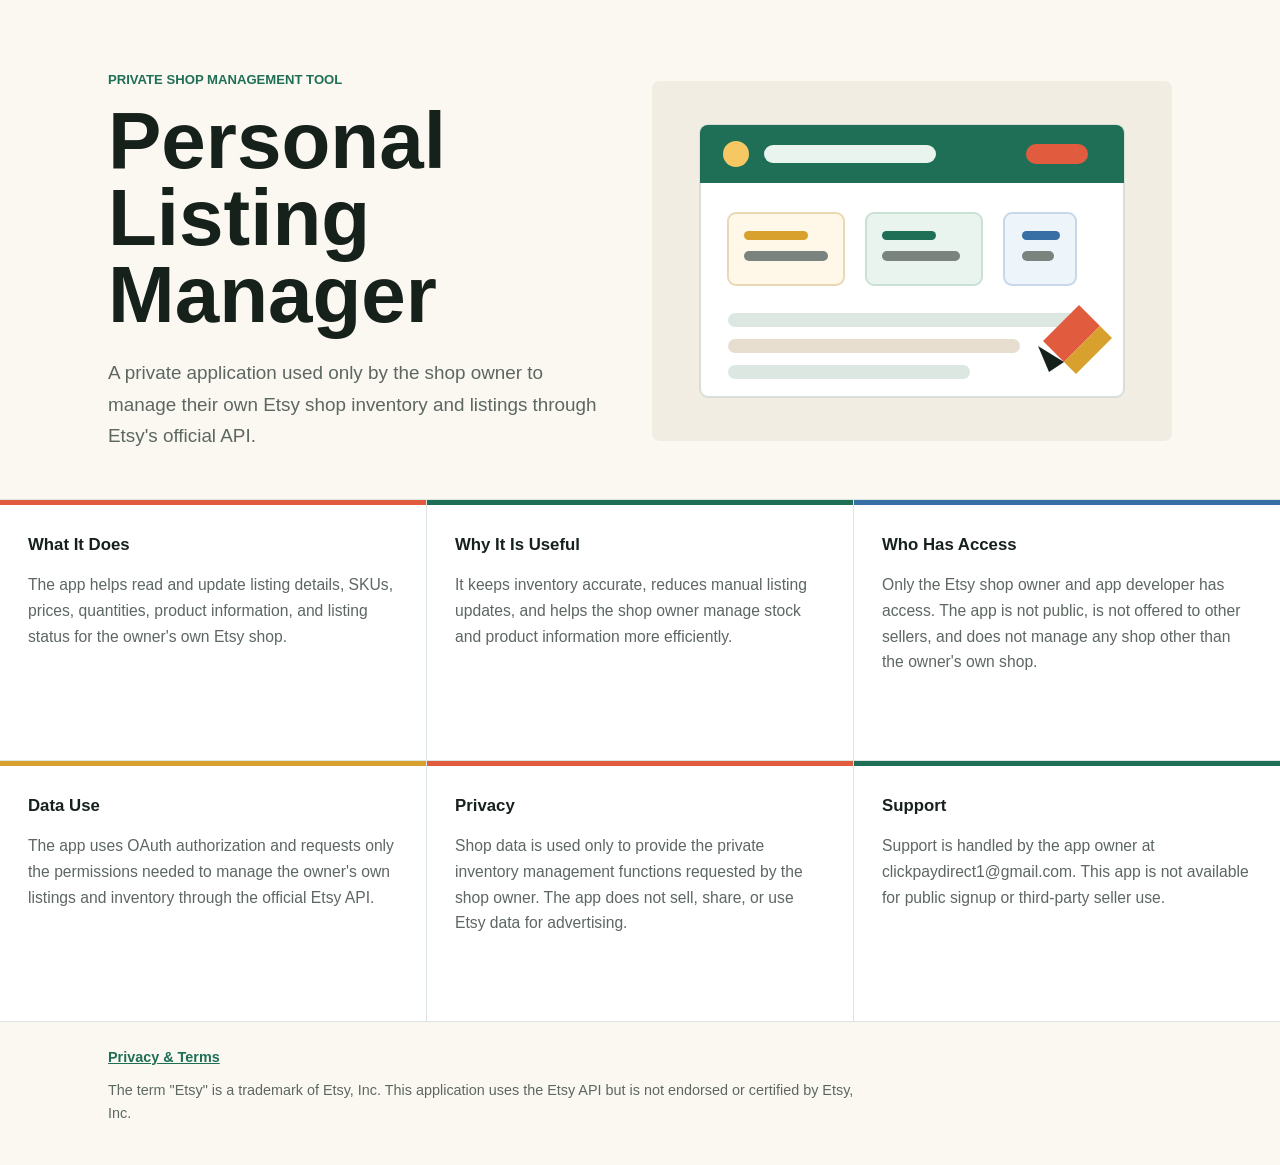
<file: index.html>
<!doctype html>
<html lang="en">
  <head>
    <meta charset="utf-8">
    <meta name="viewport" content="width=device-width, initial-scale=1">
    <title>Personal Listing Manager</title>
    <meta
      name="description"
      content="A private tool used by one Etsy shop owner to manage their own inventory and listings through Etsy's official API."
    >
    <link rel="stylesheet" href="./styles.css">
  </head>
  <body>
    <main class="page">
      <section class="hero" aria-labelledby="app-title">
        <div class="hero__content">
          <p class="eyebrow">Private shop management tool</p>
          <h1 id="app-title">Personal Listing Manager</h1>
          <p class="lead">
            A private application used only by the shop owner to manage their own Etsy shop
            inventory and listings through Etsy's official API.
          </p>
        </div>
        <img
          class="hero__image"
          src="./assets/inventory-dashboard.svg"
          alt="Inventory dashboard illustration"
          width="520"
          height="360"
        >
      </section>

      <section class="details" aria-label="Application details">
        <article class="detail">
          <h2>What It Does</h2>
          <p>
            The app helps read and update listing details, SKUs, prices, quantities, product
            information, and listing status for the owner's own Etsy shop.
          </p>
        </article>

        <article class="detail">
          <h2>Why It Is Useful</h2>
          <p>
            It keeps inventory accurate, reduces manual listing updates, and helps the shop owner
            manage stock and product information more efficiently.
          </p>
        </article>

        <article class="detail">
          <h2>Who Has Access</h2>
          <p>
            Only the Etsy shop owner and app developer has access. The app is not public, is not
            offered to other sellers, and does not manage any shop other than the owner's own shop.
          </p>
        </article>

        <article class="detail">
          <h2>Data Use</h2>
          <p>
            The app uses OAuth authorization and requests only the permissions needed to manage the
            owner's own listings and inventory through the official Etsy API.
          </p>
        </article>

        <article class="detail">
          <h2>Privacy</h2>
          <p>
            Shop data is used only to provide the private inventory management functions requested by
            the shop owner. The app does not sell, share, or use Etsy data for advertising.
          </p>
        </article>

        <article class="detail">
          <h2>Support</h2>
          <p>
            Support is handled by the app owner at clickpaydirect1@gmail.com. This app is not
            available for public signup or third-party seller use.
          </p>
        </article>
      </section>

      <footer class="footer">
        <p>
          <a href="./privacy-terms.html">Privacy & Terms</a>
        </p>
        <p>
          The term "Etsy" is a trademark of Etsy, Inc. This application uses the Etsy API but is not endorsed or certified by Etsy, Inc.
        </p>
      </footer>
    </main>
  </body>
</html>
</file>
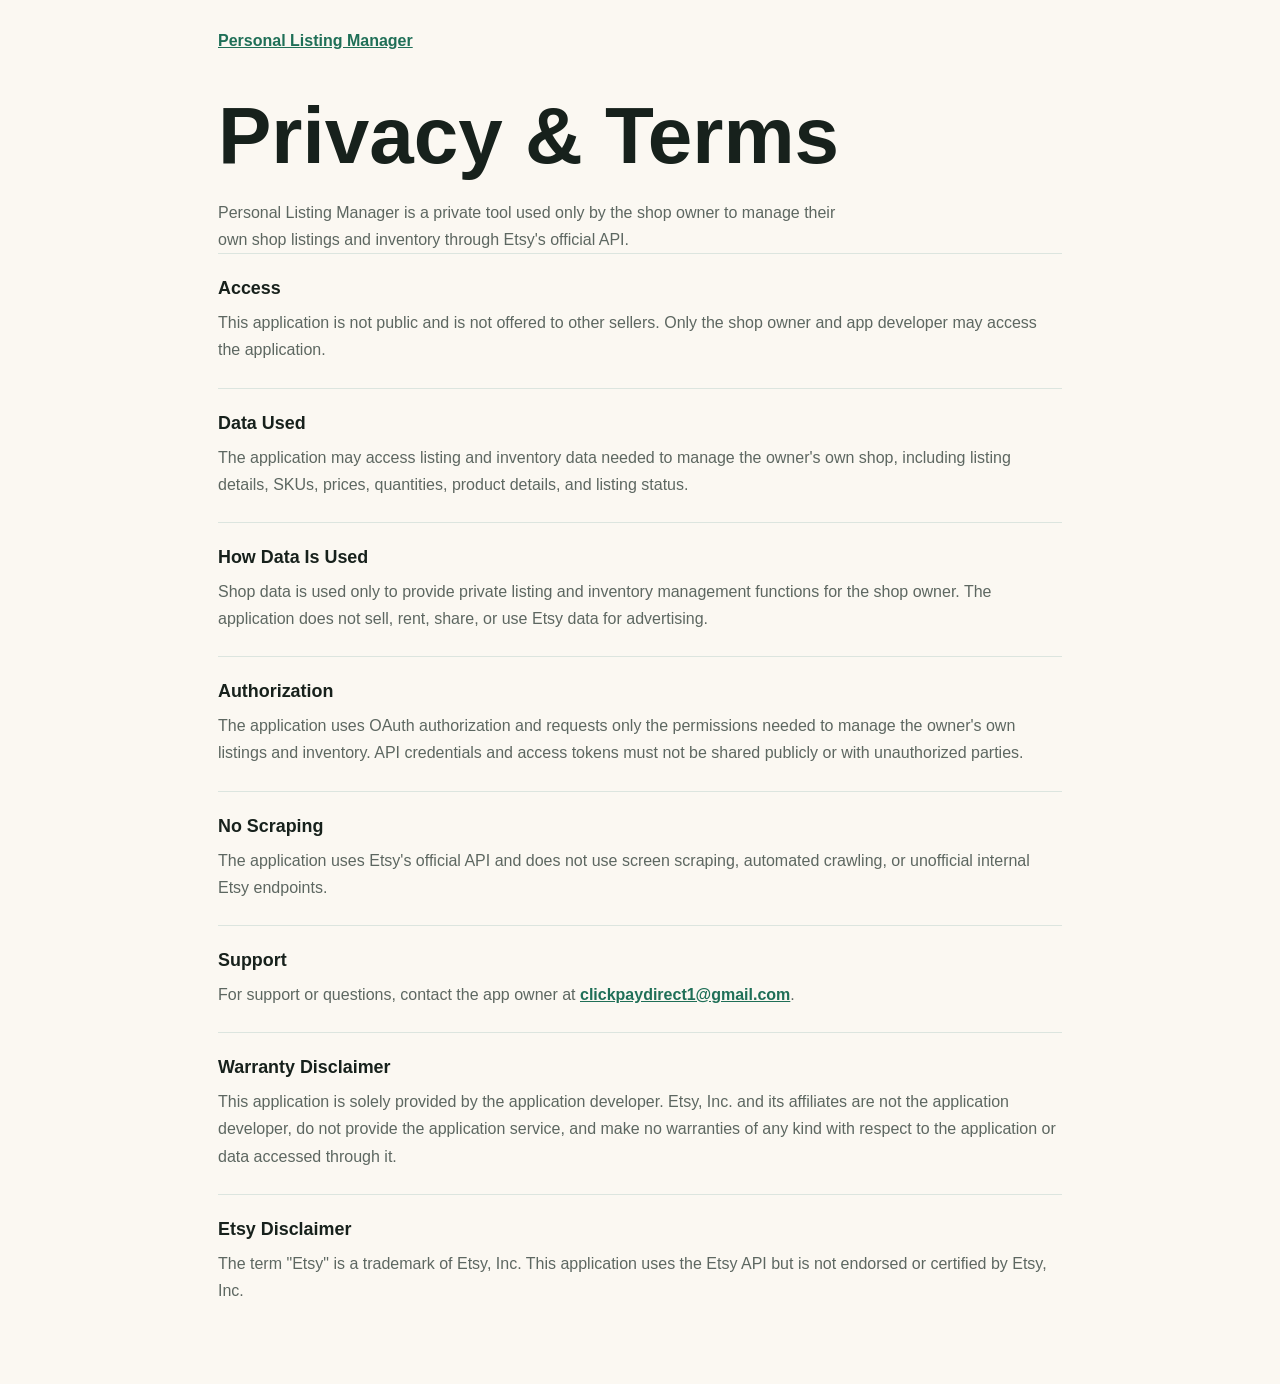
<file: privacy-terms.html>
<!doctype html>
<html lang="en">
  <head>
    <meta charset="utf-8">
    <meta name="viewport" content="width=device-width, initial-scale=1">
    <title>Privacy & Terms | Personal Listing Manager</title>
    <meta
      name="description"
      content="Privacy and terms for Personal Listing Manager, a private listing and inventory management app."
    >
    <link rel="stylesheet" href="./styles.css">
  </head>
  <body>
    <main class="legal-page">
      <nav class="legal-nav" aria-label="Site navigation">
        <a href="./index.html">Personal Listing Manager</a>
      </nav>

      <article class="legal-content">
        <h1>Privacy & Terms</h1>
        <p class="lead">
          Personal Listing Manager is a private tool used only by the shop owner to manage their own
          shop listings and inventory through Etsy's official API.
        </p>

        <section>
          <h2>Access</h2>
          <p>
            This application is not public and is not offered to other sellers. Only the shop owner
            and app developer may access the application.
          </p>
        </section>

        <section>
          <h2>Data Used</h2>
          <p>
            The application may access listing and inventory data needed to manage the owner's own
            shop, including listing details, SKUs, prices, quantities, product details, and listing
            status.
          </p>
        </section>

        <section>
          <h2>How Data Is Used</h2>
          <p>
            Shop data is used only to provide private listing and inventory management functions for
            the shop owner. The application does not sell, rent, share, or use Etsy data for
            advertising.
          </p>
        </section>

        <section>
          <h2>Authorization</h2>
          <p>
            The application uses OAuth authorization and requests only the permissions needed to
            manage the owner's own listings and inventory. API credentials and access tokens must not
            be shared publicly or with unauthorized parties.
          </p>
        </section>

        <section>
          <h2>No Scraping</h2>
          <p>
            The application uses Etsy's official API and does not use screen scraping, automated
            crawling, or unofficial internal Etsy endpoints.
          </p>
        </section>

        <section>
          <h2>Support</h2>
          <p>
            For support or questions, contact the app owner at
            <a href="mailto:clickpaydirect1@gmail.com">clickpaydirect1@gmail.com</a>.
          </p>
        </section>

        <section>
          <h2>Warranty Disclaimer</h2>
          <p>
            This application is solely provided by the application developer. Etsy, Inc. and its
            affiliates are not the application developer, do not provide the application service, and
            make no warranties of any kind with respect to the application or data accessed through
            it.
          </p>
        </section>

        <section>
          <h2>Etsy Disclaimer</h2>
          <p>
            The term "Etsy" is a trademark of Etsy, Inc. This application uses the Etsy API but is
            not endorsed or certified by Etsy, Inc.
          </p>
        </section>
      </article>
    </main>
  </body>
</html>
</file>
<file: styles.css>
:root {
  color-scheme: light;
  --ink: #17211c;
  --muted: #5d6761;
  --line: #dce5df;
  --paper: #fbf8f2;
  --panel: #ffffff;
  --green: #1f6f57;
  --coral: #e15b3f;
  --gold: #d8a12d;
  --blue: #386fa4;
}

* {
  box-sizing: border-box;
}

body {
  margin: 0;
  font-family: Arial, Helvetica, sans-serif;
  color: var(--ink);
  background: var(--paper);
}

.page {
  min-height: 100vh;
}

.hero {
  display: grid;
  grid-template-columns: minmax(0, 1fr) minmax(280px, 520px);
  align-items: center;
  gap: 48px;
  max-width: 1120px;
  margin: 0 auto;
  padding: 72px 28px 48px;
}

.hero__content {
  max-width: 620px;
}

.eyebrow {
  margin: 0 0 16px;
  color: var(--green);
  font-size: 0.82rem;
  font-weight: 700;
  letter-spacing: 0;
  text-transform: uppercase;
}

h1 {
  margin: 0;
  max-width: 760px;
  font-size: clamp(2.35rem, 7vw, 5rem);
  line-height: 0.96;
  letter-spacing: 0;
}

.lead {
  margin: 24px 0 0;
  max-width: 620px;
  color: var(--muted);
  font-size: 1.18rem;
  line-height: 1.65;
}

.hero__image {
  width: 100%;
  height: auto;
  display: block;
}

.details {
  display: grid;
  grid-template-columns: repeat(3, minmax(0, 1fr));
  gap: 1px;
  background: var(--line);
  border-top: 1px solid var(--line);
  border-bottom: 1px solid var(--line);
}

.detail {
  min-height: 260px;
  padding: 30px 28px;
  background: var(--panel);
}

.detail h2 {
  margin: 0 0 16px;
  font-size: 1.05rem;
  line-height: 1.25;
  letter-spacing: 0;
}

.detail p {
  margin: 0;
  color: var(--muted);
  font-size: 0.98rem;
  line-height: 1.65;
}

.detail:nth-child(1) {
  border-top: 5px solid var(--coral);
}

.detail:nth-child(2) {
  border-top: 5px solid var(--green);
}

.detail:nth-child(3) {
  border-top: 5px solid var(--blue);
}

.detail:nth-child(4) {
  border-top: 5px solid var(--gold);
}

.detail:nth-child(5) {
  border-top: 5px solid var(--coral);
}

.detail:nth-child(6) {
  border-top: 5px solid var(--green);
}

.footer {
  max-width: 1120px;
  margin: 0 auto;
  padding: 24px 28px 40px;
}

.footer p {
  margin: 0;
  max-width: 760px;
  color: var(--muted);
  font-size: 0.9rem;
  line-height: 1.6;
}

.footer p + p {
  margin-top: 10px;
}

a {
  color: var(--green);
  font-weight: 700;
}

.legal-page {
  max-width: 900px;
  margin: 0 auto;
  padding: 32px 28px 56px;
}

.legal-nav {
  margin-bottom: 48px;
}

.legal-content h1 {
  margin-bottom: 24px;
}

.legal-content section {
  border-top: 1px solid var(--line);
  padding: 24px 0;
}

.legal-content h2 {
  margin: 0 0 10px;
  font-size: 1.12rem;
}

.legal-content p {
  margin: 0;
  color: var(--muted);
  font-size: 1rem;
  line-height: 1.7;
}

@media (max-width: 900px) {
  .hero {
    grid-template-columns: 1fr;
    padding-top: 48px;
  }

  .hero__image {
    max-width: 520px;
  }

  .details {
    grid-template-columns: repeat(2, minmax(0, 1fr));
  }
}

@media (max-width: 560px) {
  .hero {
    gap: 32px;
    padding: 38px 20px 36px;
  }

  .lead {
    font-size: 1.04rem;
  }

  .details {
    grid-template-columns: 1fr;
  }

  .detail {
    min-height: auto;
    padding: 24px 20px;
  }

  .footer {
    padding: 22px 20px 32px;
  }
}
</file>
